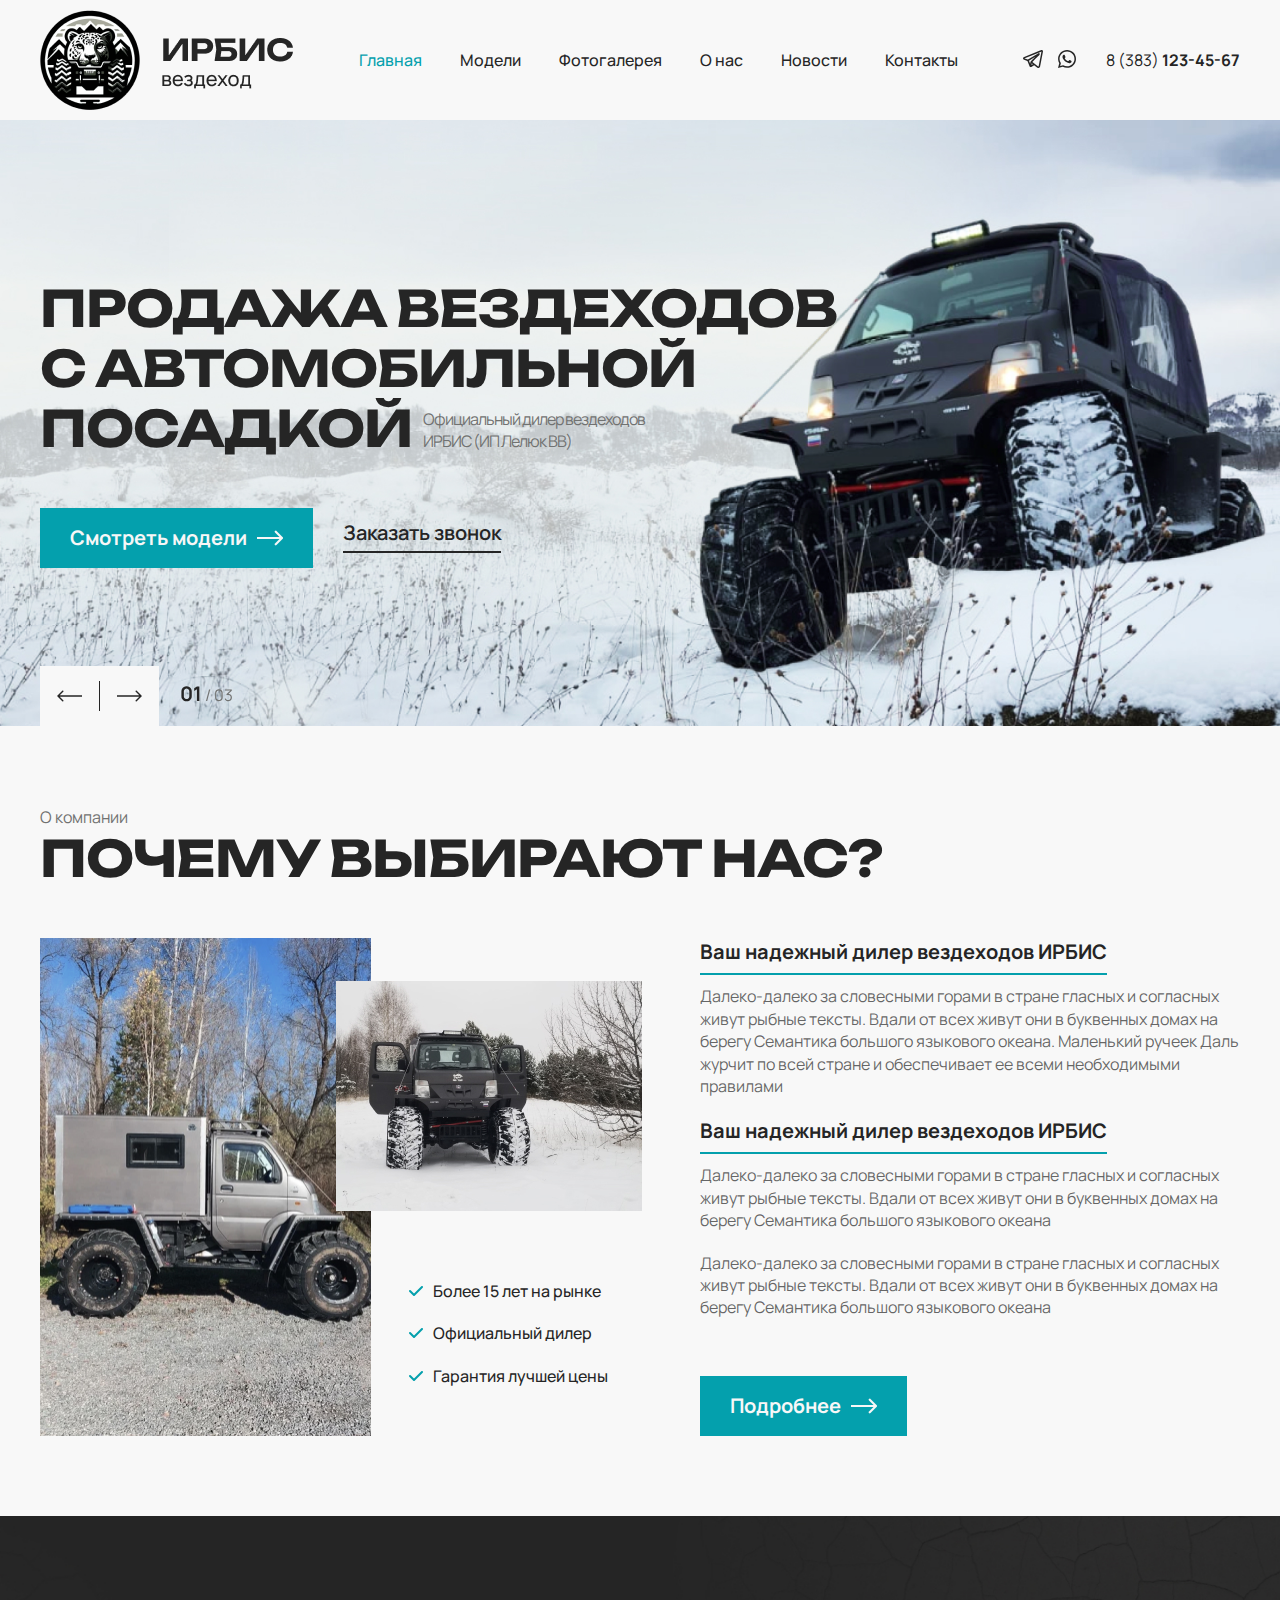
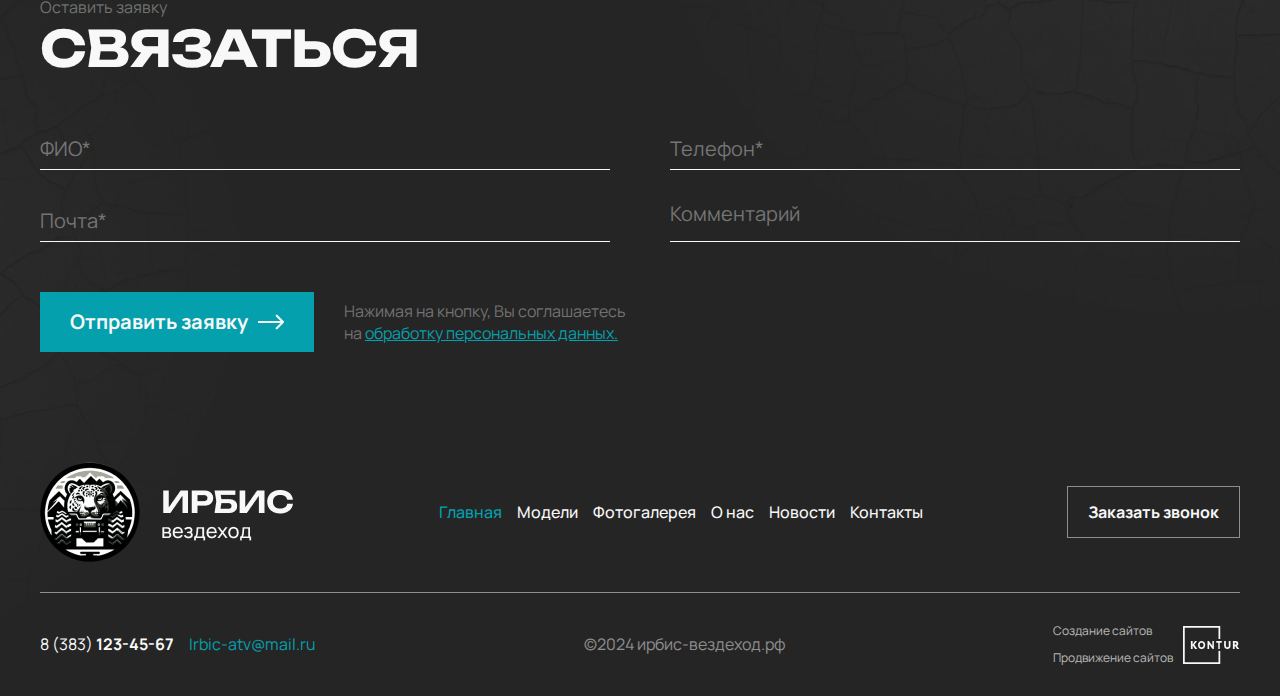
<file: index.html>
<!DOCTYPE html>
<html lang="ru">
<head>
    <meta charset="UTF-8">
    <meta name="viewport" content="width=device-width, initial-scale=1.0">
    <title>ИРБИС ВЕЗДЕХОД</title>
    <link rel="preconnect" href="https://fonts.googleapis.com">
    <link rel="preconnect" href="https://fonts.gstatic.com" crossorigin>
    <link href="https://fonts.googleapis.com/css2?family=Unbounded:wght@200..900&display=swap" rel="stylesheet">
    <link href="https://fonts.googleapis.com/css2?family=Manrope:wght@200..800&family=Unbounded:wght@200..900&display=swap" rel="stylesheet">
    <link rel="stylesheet" href="https://cdn.jsdelivr.net/npm/swiper@11/swiper-bundle.min.css"/>
    <link rel="stylesheet" href="styles/style.css">
</head>
<body>
    <div class="layout">
        <header class="header">
            <div class="container">
                <a href="#" class="logo">
                    <img src="./assets/icons/logo.png" alt="logo">
                </a>
                <nav class="nav-menu">
                    <ul>
                        <li><a href="index.html" class="selected">Главная</a></li>
                        <li><a href="models.html">Модели</a></li>
                        <li><a href="gallery.html">Фотогалерея</a></li>
                        <li><a href="">О нас</a></li>
                        <li><a href="">Новости</a></li>
                        <li><a href="">Контакты</a></li>
                    </ul>
                </nav>
                <div class="contacts">
                    <div class="socials">
                        <a href="https://t.me/irbis_vesdohod"> 
                            <svg width="20" height="18" viewBox="0 0 20 18" fill="none" xmlns="http://www.w3.org/2000/svg">
                                <path fill-rule="evenodd" clip-rule="evenodd" d="M4.3072 10.9023C4.34944 10.9168 4.39288 10.9273 4.43697 10.9337C4.71512 11.6086 4.99171 12.2842 5.26674 12.9604C5.76126 14.1773 6.25971 15.4306 6.36883 15.791C6.50549 16.2344 6.64903 16.5361 6.80633 16.7427C6.88793 16.8479 6.98133 16.9411 7.09144 17.0119C7.1488 17.0489 7.21017 17.0788 7.2743 17.101C7.5889 17.2225 7.87598 17.1719 8.05589 17.1101C8.16147 17.073 8.26193 17.022 8.35477 16.9583L8.35968 16.9563L11.138 15.1725L14.348 17.7054C14.3951 17.7429 14.4463 17.7743 14.5013 17.7996C14.8867 17.9717 15.2603 18.0324 15.6123 17.9838C15.9623 17.9332 16.2405 17.7824 16.4479 17.6113C16.6861 17.4136 16.876 17.1612 17.0024 16.8743L17.0113 16.852L17.0142 16.8439L17.0162 16.8398V16.8378L17.0172 16.8368C17.0343 16.7933 17.0474 16.7482 17.0565 16.7022L19.9862 1.49124C19.9955 1.44255 20.0001 1.39304 20 1.34343C20 0.897986 19.8368 0.473801 19.4544 0.21767C19.126 -0.00201499 18.7612 -0.0121389 18.5302 0.00608388C18.2825 0.0263314 18.0524 0.0890985 17.8981 0.139717C17.8117 0.167917 17.7264 0.199663 17.6424 0.234881L17.6316 0.239942L1.19951 6.87707L1.19754 6.87808C1.14195 6.89914 1.08718 6.92244 1.03336 6.94793C0.903059 7.00826 0.778063 7.08007 0.65977 7.16256C0.436598 7.31948 -0.0775812 7.75075 0.00991778 8.46346C0.0787372 9.03039 0.456261 9.37966 0.687298 9.54771C0.813139 9.63984 0.933081 9.70564 1.02156 9.74917C1.06089 9.76942 1.14544 9.80384 1.18181 9.82004L1.19165 9.82308L4.3072 10.9023ZM18.2068 1.63702H18.2048C18.1963 1.64089 18.1878 1.6446 18.1792 1.64815L1.72745 8.29439C1.71899 8.29791 1.71047 8.30129 1.70189 8.30451L1.69206 8.30755C1.66201 8.31971 1.63249 8.33323 1.60358 8.34805C1.63094 8.36419 1.65917 8.37872 1.68813 8.39158L4.77714 9.46267C4.83234 9.48183 4.88514 9.50766 4.93444 9.53961L15.1364 3.38944L15.1463 3.38438C15.1859 3.35958 15.2266 3.33661 15.2682 3.31554C15.339 3.27808 15.452 3.22341 15.5798 3.18291C15.6683 3.15457 15.9308 3.07459 16.2139 3.16874C16.3641 3.21749 16.498 3.30874 16.6002 3.43208C16.7024 3.55542 16.7689 3.70588 16.792 3.86627C16.8286 4.00674 16.8297 4.15453 16.795 4.29551C16.7262 4.57392 16.5374 4.79056 16.3653 4.95659C16.2179 5.09833 14.3047 6.99754 12.4181 8.87246L9.84913 11.4236L9.39197 11.8792L15.1649 16.4369C15.2429 16.4706 15.3275 16.4845 15.4117 16.4774C15.4541 16.4715 15.494 16.4532 15.5267 16.4248C15.5666 16.3901 15.6008 16.3491 15.628 16.3033L15.63 16.3023L18.4712 1.54894C18.3817 1.57111 18.294 1.60022 18.2087 1.63601L18.2068 1.63702ZM9.88846 14.1844L8.73622 13.2753L8.45701 15.1026L9.88846 14.1844ZM7.67935 11.4712L8.82471 10.3323L11.3936 7.77909L12.3502 6.82949L5.94019 10.6937L5.9746 10.7767C6.37887 11.7602 6.77868 12.7456 7.17402 13.7329L7.45225 11.9106C7.47743 11.7416 7.55748 11.5874 7.67935 11.4712Z" fill="#252525"/>
                                </svg>
                        </a>
                        <a href="https://wa.me/79000000000">
                            <svg width="18" height="18" viewBox="0 0 18 18" fill="none" xmlns="http://www.w3.org/2000/svg">
                                <path d="M15.3768 2.61905C14.5476 1.78558 13.5598 1.12475 12.4712 0.675098C11.3826 0.225444 10.2148 -0.00403209 9.03615 5.36125e-05C4.09747 5.36125e-05 0.0723617 4.00504 0.0723617 8.91903C0.0723617 10.494 0.488441 12.024 1.26633 13.374L0 18L4.74873 16.758C6.06028 17.469 7.53465 17.847 9.03615 17.847C13.9748 17.847 17.9999 13.842 17.9999 8.92803C17.9999 6.54303 17.0683 4.30204 15.3768 2.61905ZM9.03615 16.335C7.69746 16.335 6.38591 15.975 5.23717 15.3L4.96581 15.138L2.14371 15.876L2.89446 13.14L2.71356 12.861C1.96981 11.6793 1.5749 10.3133 1.57386 8.91903C1.57386 4.83304 4.92059 1.50305 9.0271 1.50305C11.017 1.50305 12.8894 2.27705 14.2914 3.68104C14.9856 4.36861 15.5358 5.18643 15.91 6.08712C16.2841 6.9878 16.4749 7.95343 16.4713 8.92803C16.4894 13.014 13.1427 16.335 9.03615 16.335ZM13.1246 10.791C12.8984 10.683 11.7949 10.143 11.5959 10.062C11.3879 9.99002 11.2432 9.95402 11.0894 10.17C10.9356 10.395 10.5105 10.899 10.3839 11.043C10.2573 11.196 10.1216 11.214 9.89544 11.097C9.66931 10.989 8.9457 10.746 8.09545 9.99002C7.42611 9.39603 6.98289 8.66703 6.84721 8.44203C6.72058 8.21703 6.82912 8.10003 6.94671 7.98303C7.04621 7.88403 7.17284 7.72203 7.28138 7.59603C7.38993 7.47003 7.43515 7.37103 7.50751 7.22703C7.57987 7.07403 7.54369 6.94803 7.48942 6.84003C7.43515 6.73203 6.98289 5.63404 6.80199 5.18404C6.62108 4.75204 6.43113 4.80604 6.29546 4.79704H5.86129C5.70752 4.79704 5.47234 4.85104 5.2643 5.07604C5.06531 5.30104 4.48642 5.84104 4.48642 6.93903C4.48642 8.03703 5.29144 9.09903 5.39998 9.24303C5.50852 9.39603 6.98289 11.646 9.2261 12.609C9.75977 12.843 10.1758 12.978 10.5015 13.077C11.0351 13.248 11.5236 13.221 11.9125 13.167C12.3467 13.104 13.2422 12.627 13.4231 12.105C13.613 11.583 13.613 11.142 13.5497 11.043C13.4864 10.944 13.3507 10.899 13.1246 10.791Z" fill="#252525"/>
                                </svg>
                        </a>
                    </div>
                    <a href="tel:+83831234567" class="phone">8 (383) <b>123-45-67</b></a>
                </div>
                <div class="burger">
                    <svg width="21" height="16" viewBox="0 0 21 16" fill="none" xmlns="http://www.w3.org/2000/svg">
                        <path d="M1 1L20 1" stroke="#252525" stroke-width="2" stroke-linecap="round"/>
                        <path d="M1 7.91223L20 7.91223" stroke="#252525" stroke-width="2" stroke-linecap="round"/>
                        <path d="M1 14.8246L20 14.8246" stroke="#252525" stroke-width="2" stroke-linecap="round"/>
                    </svg>
                    <svg width="16" height="16" viewBox="0 0 16 16" fill="none" xmlns="http://www.w3.org/2000/svg">
                        <path d="M1 15L15 1.08497" stroke="#0F0F0F" stroke-width="2" stroke-linecap="round"/>
                        <path d="M1 1L15 14.915" stroke="#0F0F0F" stroke-width="2" stroke-linecap="round"/>
                    </svg>
                </div>
            </div>
          
        </header>
        <main>
            <section>
               <div class="swiper promoSwiper">
                   <div class="swiper-wrapper">
                       <div class="swiper-slide">
                            <div class="promo" style="background-image: url('./assets/imgs/блок\ Главный.jpg');">
                                <div class="container">
                                    <h2>Продажа вездеходов с автомобильной посадкой <span>Официальный дилер вездеходов ИРБИС (ИП Лелюк ВВ)</span></h2>
                                    <div class="promo-buttons">
                                        <a href="">
                                            <button>Смотреть модели <img src="./assets/icons/Arrow 3.png" alt=""></button>
                                        </a>
                                        <span class="call-btn">Заказать звонок</span>
                                    </div>
                                </div>
                            </div>
                       </div>
                       <div class="swiper-slide">
                            <div class="promo" style="background-image: url('./assets/imgs/блок\ Главный.jpg');">
                                <div class="container">
                                    <h2>Продажа вездеходов с автомобильной посадкой <span>Официальный дилер вездеходов ИРБИС (ИП Лелюк ВВ)</span></h2>
                                    <div class="promo-buttons">
                                        <a href="./models.html">
                                            <button>Смотреть модели <img src="./assets/icons/Arrow 3.png" alt=""></button>
                                        </a>
                                        <span class="call-btn">Заказать звонок</span>
                                    </div>
                                </div>
                            </div>
                       </div>
                       <div class="swiper-slide">
                            <div class="promo" style="background-image: url('./assets/imgs/блок\ Главный.jpg');">
                                <div class="container">
                                    <h2>Продажа вездеходов с автомобильной посадкой <span>Официальный дилер вездеходов ИРБИС (ИП Лелюк ВВ)</span></h2>
                                    <div class="promo-buttons">
                                        <a href="">
                                            <button>Смотреть модели <img src="./assets/icons/Arrow 3.png" alt=""></button>
                                        </a>
                                        <span class="call-btn">Заказать звонок</span>
                                    </div>
                                </div>
                            </div>
                       </div>
                   </div>
                   <div class="container">
                        <div class="swiper-button-prev"></div>
                        <div class="swiper-button-next"></div>
                        <div class="swiper-pagination"></div>  
                   </div>               
               </div>
            </section>
            <section class="about">
                <div class="container">
                    <span>О компании</span>
                    <h2>Почему выбирают нас?</h2>
                    <div class="about-content">
                        <div class="about-imgs">
                            <img src="./assets/imgs/about-img1.jpg" alt="about">
                            <img src="./assets/imgs/about-img2.jpg" alt="about">
                            <ul>
                                <li>
                                    <svg width="14" height="10" viewBox="0 0 14 10" fill="none" xmlns="http://www.w3.org/2000/svg">
                                    <path d="M13 1L5 9L1 5" stroke="#04A0AD" stroke-width="2" stroke-linecap="round" stroke-linejoin="round"/>
                                    </svg>
                                    Более 15 лет на рынке</li>
                                <li>
                                    <svg width="14" height="10" viewBox="0 0 14 10" fill="none" xmlns="http://www.w3.org/2000/svg">
                                        <path d="M13 1L5 9L1 5" stroke="#04A0AD" stroke-width="2" stroke-linecap="round" stroke-linejoin="round"/>
                                        </svg>
                                        Официальный дилер</li>
                                <li>
                                    <svg width="14" height="10" viewBox="0 0 14 10" fill="none" xmlns="http://www.w3.org/2000/svg">
                                        <path d="M13 1L5 9L1 5" stroke="#04A0AD" stroke-width="2" stroke-linecap="round" stroke-linejoin="round"/>
                                        </svg>
                                        Гарантия лучшей цены</li>
                            </ul>
                        </div>
                        <div class="about-info">
                            <div>
                                <h4>Ваш надежный дилер вездеходов ИРБИС</h4>
                            <p>Далеко-далеко за словесными горами в стране гласных и согласных живут рыбные тексты. Вдали от всех живут они в буквенных домах 
                                на берегу Семантика большого языкового океана. Маленький ручеек Даль журчит по всей стране и обеспечивает ее всеми необходимыми правилами</p>
                            </div>
                            <div>
                                <h4>Ваш надежный дилер вездеходов ИРБИС</h4>   
                            <p>Далеко-далеко за словесными горами в стране гласных и согласных живут рыбные тексты. Вдали от всех живут они в буквенных домах 
                                на берегу Семантика большого языкового океана</p> 
                            <p>Далеко-далеко за словесными горами в стране гласных и согласных живут рыбные тексты. Вдали от всех живут они в буквенных домах 
                                на берегу Семантика большого языкового океана</p>
                            </div>
                            <a href="#">
                                <button>Подробнее <img src="./assets/icons/Arrow 3.png" alt="->"></button>
                            </a>
                        </div>
                    </div>
                </div>
            </section>
            <div class="popup">
                <span class="popup-close">+</span>
                <h3>Заказать звонок</h3>
                <form class="application-form">
                    <input type="text" placeholder="ФИО*" required>
                    <input type="tel" placeholder="Телефон*" required>
                    <input type="email" placeholder="Почта*">
                    <textarea placeholder="Комментарий"></textarea>
                    <div class="application-btn">
                        <span>Нажимая на кнопку, Вы соглашаетесь на <a href="#">обработку персональных данных.</a></span>
                        <button>Отправить заявку <img src="./assets/icons/Arrow 3.png" alt="->"></button> 
                    </div>    
                </form>
            </div>
            
        </main>
        <footer class="main-footer" style="background-image: url('./assets/imgs/footer-background.jpg');">
            <div class="container">
                <div class="application">
                    <span>Оставить заявку</span>
                        <h2>Связаться</h2>
                        <form class="application-form">
                            <input type="text" placeholder="ФИО*" required>
                            <input type="tel" placeholder="Телефон*" required>
                            <input type="email" placeholder="Почта*">
                            <textarea placeholder="Комментарий"></textarea>
                            <div class="application-btn">
                                <button>Отправить заявку <img src="./assets/icons/Arrow 3.png" alt="->"></button>
                            <span>Нажимая на кнопку, Вы соглашаетесь 
                                на <a href="#">обработку персональных данных.</a></span>
                            </div>
                        </form>
                </div>  
               <div class="footer-info">
                   <div class="footer-top">
                        <a href="#" class="logo">
                            <img src="./assets/icons/footer-logo.png" alt="logo">
                        </a>
                        <nav class="nav-menu">
                            <ul>
                                <li><a href="index.html" class="selected">Главная</a></li>
                                <li><a href="models.html">Модели</a></li>
                                <li><a href="gallery.html">Фотогалерея</a></li>
                                <li><a href="#">О нас</a></li>
                                <li><a href="#">Новости</a></li>
                                <li><a href="">Контакты</a></li>
                            </ul>
                        </nav>
                        <button>Заказать звонок</button>
                   </div>
                   <div class="footer-bottom">
                        <div class="footer-contacts">
                            <a href="tel:+83831234567" class="phone">8 (383) <b>123-45-67</b></a>
                            <a href="mailto:Irbic-atv@mail.ru" class="mail">Irbic-atv@mail.ru</a>
                        </div>
                        <span class="copyright">©2024 ирбис-вездеход.рф</span>
                        <a class="developed" href="https://kontur.ru/">
                            <p>Создание сайтов <span>Продвижение сайтов</span></p>
                            <img src="./assets/icons/Kontur-SVG 1.png" alt="Kontur">
                        </a>
                   </div>
               </div>
            </div>
        </footer>
    </div>

    <script src="https://cdn.jsdelivr.net/npm/swiper@11/swiper-bundle.min.js"></script>
    <script src="script.js"></script>
</body>
</html>
</file>
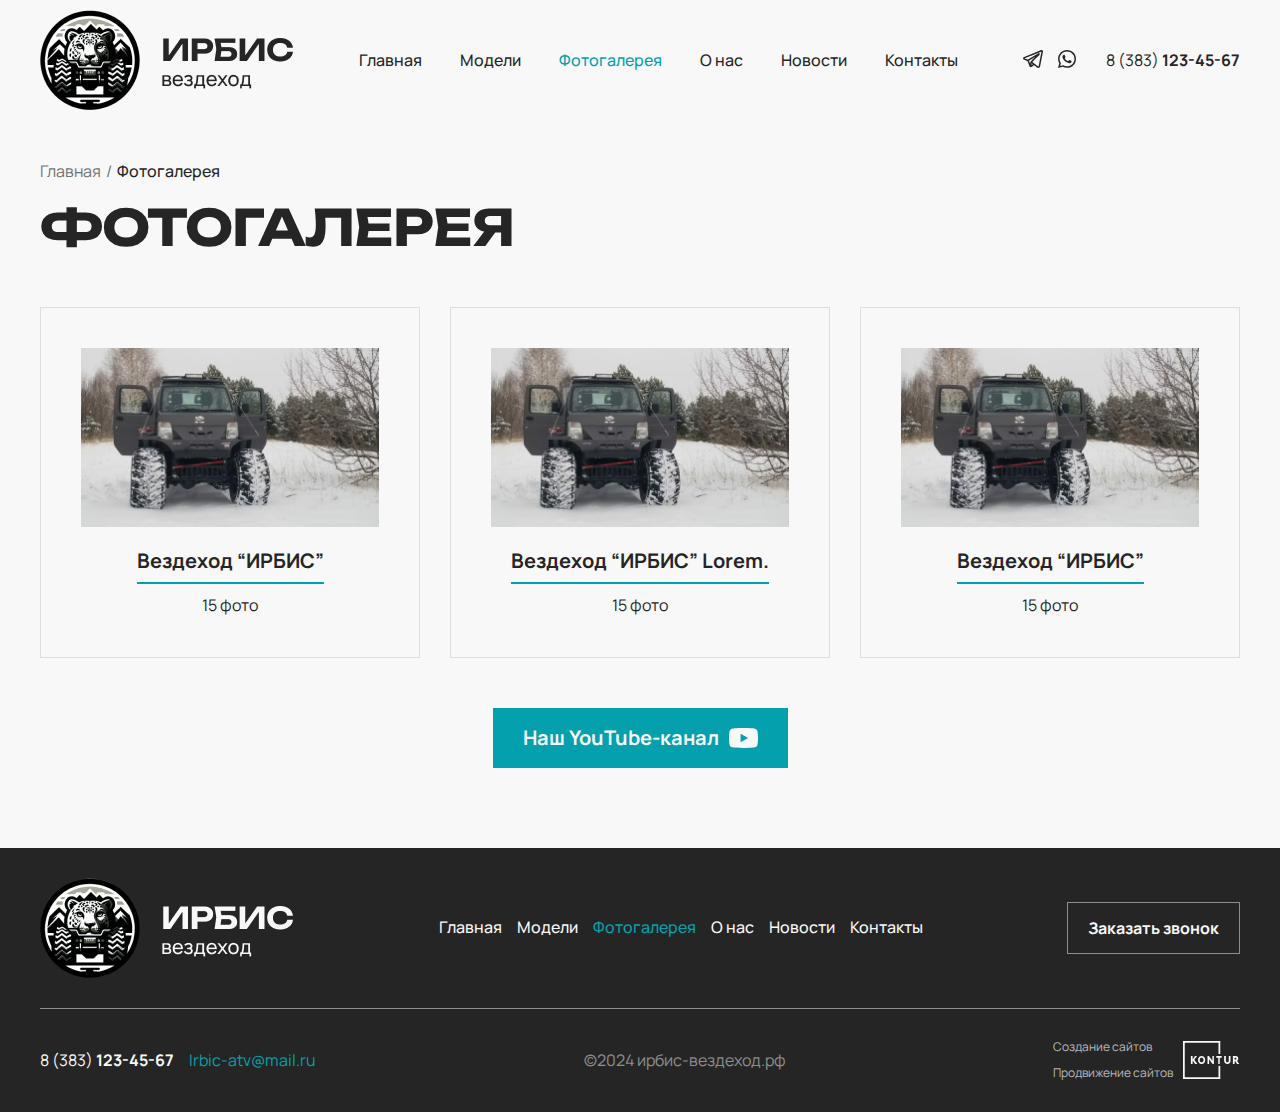
<file: gallery.html>
<!DOCTYPE html>
<html lang="ru">
<head>
    <meta charset="UTF-8">
    <meta name="viewport" content="width=device-width, initial-scale=1.0">
    <title>ИРБИС ВЕЗДЕХОД</title>
    <link rel="preconnect" href="https://fonts.googleapis.com">
    <link rel="preconnect" href="https://fonts.gstatic.com" crossorigin>
    <link href="https://fonts.googleapis.com/css2?family=Unbounded:wght@200..900&display=swap" rel="stylesheet">
    <link href="https://fonts.googleapis.com/css2?family=Manrope:wght@200..800&family=Unbounded:wght@200..900&display=swap" rel="stylesheet">
    <link rel="stylesheet" href="https://cdn.jsdelivr.net/npm/swiper@11/swiper-bundle.min.css"/>
    <link rel="stylesheet" href="styles/style.css">
</head>
<body>
    <div class="layout">
        <header class="header">
            <div class="container">
                <a href="#" class="logo">
                    <img src="./assets/icons/logo.png" alt="logo">
                </a>
                <nav class="nav-menu">
                    <ul>
                        <li><a href="index.html">Главная</a></li>
                        <li><a href="models.html" >Модели</a></li>
                        <li><a href="gallery.html" class="selected">Фотогалерея</a></li>
                        <li><a href="">О нас</a></li>
                        <li><a href="">Новости</a></li>
                        <li><a href="">Контакты</a></li>
                    </ul>
                </nav>
                <div class="contacts">
                    <div class="socials">
                        <a href="https://t.me/irbis_vesdohod"> 
                            <svg width="20" height="18" viewBox="0 0 20 18" fill="none" xmlns="http://www.w3.org/2000/svg">
                                <path fill-rule="evenodd" clip-rule="evenodd" d="M4.3072 10.9023C4.34944 10.9168 4.39288 10.9273 4.43697 10.9337C4.71512 11.6086 4.99171 12.2842 5.26674 12.9604C5.76126 14.1773 6.25971 15.4306 6.36883 15.791C6.50549 16.2344 6.64903 16.5361 6.80633 16.7427C6.88793 16.8479 6.98133 16.9411 7.09144 17.0119C7.1488 17.0489 7.21017 17.0788 7.2743 17.101C7.5889 17.2225 7.87598 17.1719 8.05589 17.1101C8.16147 17.073 8.26193 17.022 8.35477 16.9583L8.35968 16.9563L11.138 15.1725L14.348 17.7054C14.3951 17.7429 14.4463 17.7743 14.5013 17.7996C14.8867 17.9717 15.2603 18.0324 15.6123 17.9838C15.9623 17.9332 16.2405 17.7824 16.4479 17.6113C16.6861 17.4136 16.876 17.1612 17.0024 16.8743L17.0113 16.852L17.0142 16.8439L17.0162 16.8398V16.8378L17.0172 16.8368C17.0343 16.7933 17.0474 16.7482 17.0565 16.7022L19.9862 1.49124C19.9955 1.44255 20.0001 1.39304 20 1.34343C20 0.897986 19.8368 0.473801 19.4544 0.21767C19.126 -0.00201499 18.7612 -0.0121389 18.5302 0.00608388C18.2825 0.0263314 18.0524 0.0890985 17.8981 0.139717C17.8117 0.167917 17.7264 0.199663 17.6424 0.234881L17.6316 0.239942L1.19951 6.87707L1.19754 6.87808C1.14195 6.89914 1.08718 6.92244 1.03336 6.94793C0.903059 7.00826 0.778063 7.08007 0.65977 7.16256C0.436598 7.31948 -0.0775812 7.75075 0.00991778 8.46346C0.0787372 9.03039 0.456261 9.37966 0.687298 9.54771C0.813139 9.63984 0.933081 9.70564 1.02156 9.74917C1.06089 9.76942 1.14544 9.80384 1.18181 9.82004L1.19165 9.82308L4.3072 10.9023ZM18.2068 1.63702H18.2048C18.1963 1.64089 18.1878 1.6446 18.1792 1.64815L1.72745 8.29439C1.71899 8.29791 1.71047 8.30129 1.70189 8.30451L1.69206 8.30755C1.66201 8.31971 1.63249 8.33323 1.60358 8.34805C1.63094 8.36419 1.65917 8.37872 1.68813 8.39158L4.77714 9.46267C4.83234 9.48183 4.88514 9.50766 4.93444 9.53961L15.1364 3.38944L15.1463 3.38438C15.1859 3.35958 15.2266 3.33661 15.2682 3.31554C15.339 3.27808 15.452 3.22341 15.5798 3.18291C15.6683 3.15457 15.9308 3.07459 16.2139 3.16874C16.3641 3.21749 16.498 3.30874 16.6002 3.43208C16.7024 3.55542 16.7689 3.70588 16.792 3.86627C16.8286 4.00674 16.8297 4.15453 16.795 4.29551C16.7262 4.57392 16.5374 4.79056 16.3653 4.95659C16.2179 5.09833 14.3047 6.99754 12.4181 8.87246L9.84913 11.4236L9.39197 11.8792L15.1649 16.4369C15.2429 16.4706 15.3275 16.4845 15.4117 16.4774C15.4541 16.4715 15.494 16.4532 15.5267 16.4248C15.5666 16.3901 15.6008 16.3491 15.628 16.3033L15.63 16.3023L18.4712 1.54894C18.3817 1.57111 18.294 1.60022 18.2087 1.63601L18.2068 1.63702ZM9.88846 14.1844L8.73622 13.2753L8.45701 15.1026L9.88846 14.1844ZM7.67935 11.4712L8.82471 10.3323L11.3936 7.77909L12.3502 6.82949L5.94019 10.6937L5.9746 10.7767C6.37887 11.7602 6.77868 12.7456 7.17402 13.7329L7.45225 11.9106C7.47743 11.7416 7.55748 11.5874 7.67935 11.4712Z" fill="#252525"/>
                                </svg>
                        </a>
                        <a href="https://wa.me/79000000000">
                            <svg width="18" height="18" viewBox="0 0 18 18" fill="none" xmlns="http://www.w3.org/2000/svg">
                                <path d="M15.3768 2.61905C14.5476 1.78558 13.5598 1.12475 12.4712 0.675098C11.3826 0.225444 10.2148 -0.00403209 9.03615 5.36125e-05C4.09747 5.36125e-05 0.0723617 4.00504 0.0723617 8.91903C0.0723617 10.494 0.488441 12.024 1.26633 13.374L0 18L4.74873 16.758C6.06028 17.469 7.53465 17.847 9.03615 17.847C13.9748 17.847 17.9999 13.842 17.9999 8.92803C17.9999 6.54303 17.0683 4.30204 15.3768 2.61905ZM9.03615 16.335C7.69746 16.335 6.38591 15.975 5.23717 15.3L4.96581 15.138L2.14371 15.876L2.89446 13.14L2.71356 12.861C1.96981 11.6793 1.5749 10.3133 1.57386 8.91903C1.57386 4.83304 4.92059 1.50305 9.0271 1.50305C11.017 1.50305 12.8894 2.27705 14.2914 3.68104C14.9856 4.36861 15.5358 5.18643 15.91 6.08712C16.2841 6.9878 16.4749 7.95343 16.4713 8.92803C16.4894 13.014 13.1427 16.335 9.03615 16.335ZM13.1246 10.791C12.8984 10.683 11.7949 10.143 11.5959 10.062C11.3879 9.99002 11.2432 9.95402 11.0894 10.17C10.9356 10.395 10.5105 10.899 10.3839 11.043C10.2573 11.196 10.1216 11.214 9.89544 11.097C9.66931 10.989 8.9457 10.746 8.09545 9.99002C7.42611 9.39603 6.98289 8.66703 6.84721 8.44203C6.72058 8.21703 6.82912 8.10003 6.94671 7.98303C7.04621 7.88403 7.17284 7.72203 7.28138 7.59603C7.38993 7.47003 7.43515 7.37103 7.50751 7.22703C7.57987 7.07403 7.54369 6.94803 7.48942 6.84003C7.43515 6.73203 6.98289 5.63404 6.80199 5.18404C6.62108 4.75204 6.43113 4.80604 6.29546 4.79704H5.86129C5.70752 4.79704 5.47234 4.85104 5.2643 5.07604C5.06531 5.30104 4.48642 5.84104 4.48642 6.93903C4.48642 8.03703 5.29144 9.09903 5.39998 9.24303C5.50852 9.39603 6.98289 11.646 9.2261 12.609C9.75977 12.843 10.1758 12.978 10.5015 13.077C11.0351 13.248 11.5236 13.221 11.9125 13.167C12.3467 13.104 13.2422 12.627 13.4231 12.105C13.613 11.583 13.613 11.142 13.5497 11.043C13.4864 10.944 13.3507 10.899 13.1246 10.791Z" fill="#252525"/>
                                </svg>
                        </a>
                    </div>
                    <a href="tel:+83831234567" class="phone">8 (383) <b>123-45-67</b></a>
                </div>
                <div class="burger">
                    <svg width="21" height="16" viewBox="0 0 21 16" fill="none" xmlns="http://www.w3.org/2000/svg">
                        <path d="M1 1L20 1" stroke="#252525" stroke-width="2" stroke-linecap="round"/>
                        <path d="M1 7.91223L20 7.91223" stroke="#252525" stroke-width="2" stroke-linecap="round"/>
                        <path d="M1 14.8246L20 14.8246" stroke="#252525" stroke-width="2" stroke-linecap="round"/>
                    </svg>
                    <svg width="16" height="16" viewBox="0 0 16 16" fill="none" xmlns="http://www.w3.org/2000/svg">
                        <path d="M1 15L15 1.08497" stroke="#0F0F0F" stroke-width="2" stroke-linecap="round"/>
                        <path d="M1 1L15 14.915" stroke="#0F0F0F" stroke-width="2" stroke-linecap="round"/>
                    </svg>
                </div>
            </div>
        </header>
        <main>
            <div class="gallery container">
                <ul class="breadcrumbs">
                    <li><a href="index.html">Главная</a></li>
                    <li>/</li>
                    <li class="active"><a href="gallery.html">Фотогалерея</a></li>
                </ul>
                <h2>Фотогалерея</h2>

                <div class="gallery-wrapper">
                    <a href="#" class="gallery-item">
                        <img src="./assets/imgs/model-image .jpg" alt="model">
                        <h4>Вездеход “ИРБИС”</h4>
                        <span>15 фото</span>
                    </a>     
                    <a href="#" class="gallery-item">
                        <img src="./assets/imgs/model-image .jpg" alt="model">
                        <h4>Вездеход “ИРБИС” Lorem.</h4>
                        <span>15 фото</span>
                    </a>     
                    <a href="#" class="gallery-item">
                        <img src="./assets/imgs/model-image .jpg" alt="model">
                        <h4>Вездеход “ИРБИС”</h4>
                        <span>15 фото</span>
                    </a>     
                </div>
                <a href="https://rutube.ru/channel/35463871/" class="btn-link">
                    <button>Наш YouTube-канал <svg width="29" height="20" viewBox="0 0 29 20" fill="none" xmlns="http://www.w3.org/2000/svg">
                        <path d="M11.6 14.2857L19.1255 10L11.6 5.71429V14.2857ZM28.362 3.1C28.5505 3.77143 28.681 4.67143 28.768 5.81429C28.8695 6.95714 28.913 7.94286 28.913 8.8L29 10C29 13.1286 28.768 15.4286 28.362 16.9C27.9995 18.1857 27.1585 19.0143 25.8535 19.3714C25.172 19.5571 23.925 19.6857 22.011 19.7714C20.126 19.8714 18.4005 19.9143 16.8055 19.9143L14.5 20C8.4245 20 4.64 19.7714 3.1465 19.3714C1.8415 19.0143 1.0005 18.1857 0.638 16.9C0.4495 16.2286 0.319 15.3286 0.232 14.1857C0.1305 13.0429 0.0869999 12.0571 0.0869999 11.2L0 10C0 6.87143 0.232 4.57143 0.638 3.1C1.0005 1.81429 1.8415 0.985714 3.1465 0.628572C3.828 0.442857 5.075 0.314286 6.989 0.228571C8.874 0.128571 10.5995 0.0857142 12.1945 0.0857142L14.5 0C20.5755 0 24.36 0.228572 25.8535 0.628572C27.1585 0.985714 27.9995 1.81429 28.362 3.1Z" fill="#F8F8F8"/>
                        </svg>
                    </button>
                </a>
            </div>
            <div class="popup">
                <span class="popup-close">+</span>
                <h3>Заказать звонок</h3>
                <form class="application-form">
                    <input type="text" placeholder="ФИО*" required>
                    <input type="tel" placeholder="Телефон*" required>
                    <input type="email" placeholder="Почта*">
                    <textarea placeholder="Комментарий"></textarea>
                    <div class="application-btn">
                        <span>Нажимая на кнопку, Вы соглашаетесь на <a href="#">обработку персональных данных.</a></span>
                        <button>Отправить заявку <img src="./assets/icons/Arrow 3.png" alt="->"></button> 
                    </div>    
                </form>
            </div>
        </main>
        <footer class="footer">
            <div class="container">
               <div class="footer-info">
                   <div class="footer-top">
                        <a href="#" class="logo">
                            <img src="./assets/icons/footer-logo.png" alt="logo">
                        </a>
                        <nav class="nav-menu">
                            <ul>
                                <li><a href="index.html">Главная</a></li>
                                <li><a href="models.html">Модели</a></li>
                                <li><a href="gallery.html" class="selected">Фотогалерея</a></li>
                                <li><a href="#">О нас</a></li>
                                <li><a href="#">Новости</a></li>
                                <li><a href="#">Контакты</a></li>
                            </ul>
                        </nav>
                        <button>Заказать звонок</button>
                   </div>
                   <div class="footer-bottom">
                        <div class="footer-contacts">
                            <a href="tel:+83831234567" class="phone">8 (383) <b>123-45-67</b></a>
                            <a href="mailto:Irbic-atv@mail.ru" class="mail">Irbic-atv@mail.ru</a>
                        </div>
                        <span class="copyright">©2024 ирбис-вездеход.рф</span>
                        <a class="developed" href="https://kontur.ru/">
                            <p>Создание сайтов <span>Продвижение сайтов</span></p>
                            <img src="./assets/icons/Kontur-SVG 1.png" alt="Kontur">
                        </a>
                   </div>
               </div>
            </div>
        </footer>
    </div>

    <script src="https://cdn.jsdelivr.net/npm/swiper@11/swiper-bundle.min.js"></script>
    <script src="script.js"></script>
</body>
</html>
</file>
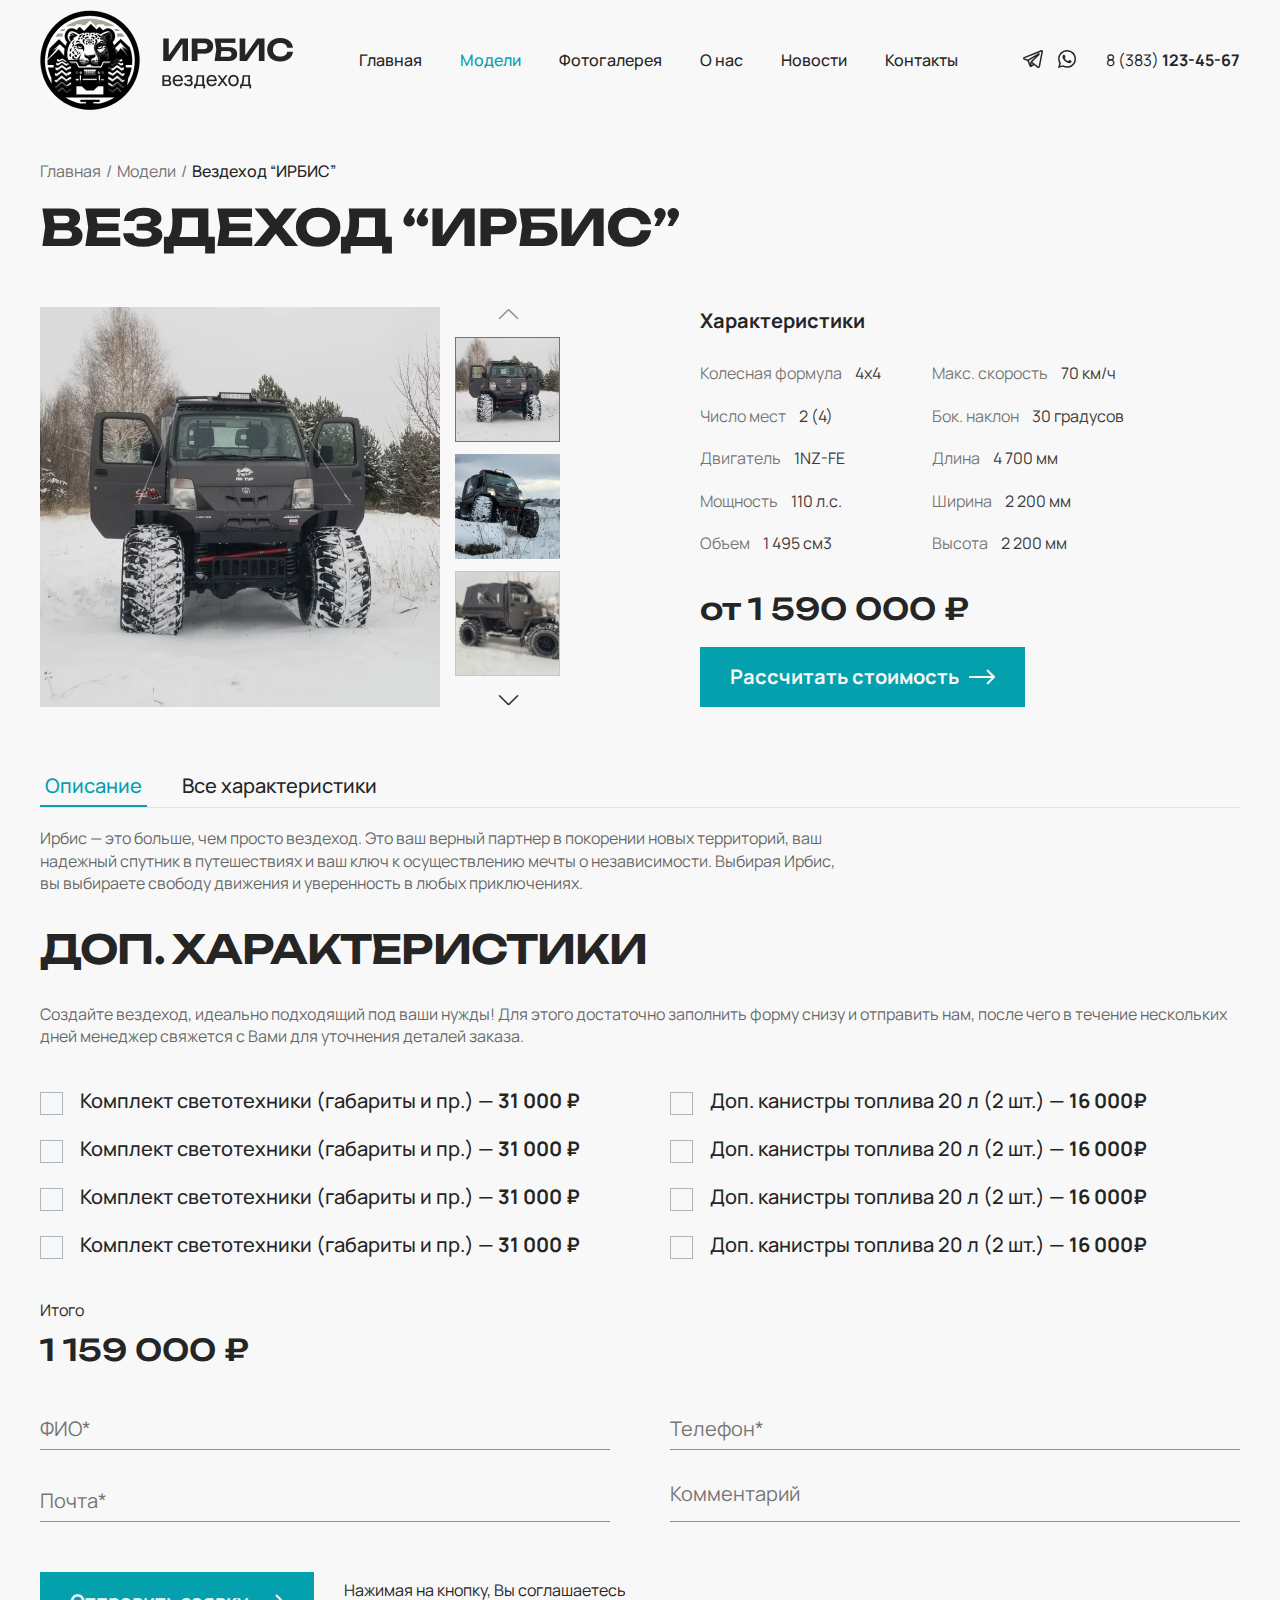
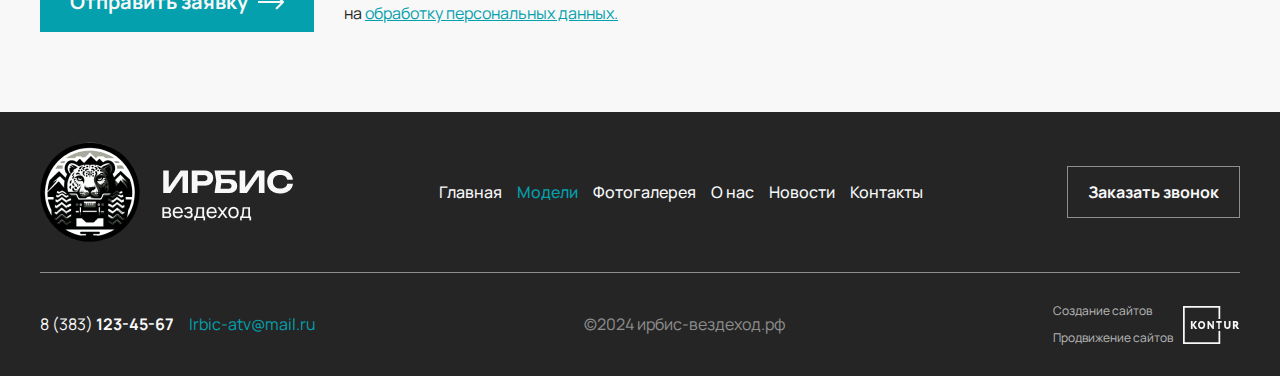
<file: model.html>
<!DOCTYPE html>
<html lang="ru">
<head>
    <meta charset="UTF-8">
    <meta name="viewport" content="width=device-width, initial-scale=1.0">
    <title>ИРБИС ВЕЗДЕХОД</title>
    <link rel="preconnect" href="https://fonts.googleapis.com">
    <link rel="preconnect" href="https://fonts.gstatic.com" crossorigin>
    <link href="https://fonts.googleapis.com/css2?family=Unbounded:wght@200..900&display=swap" rel="stylesheet">
    <link href="https://fonts.googleapis.com/css2?family=Manrope:wght@200..800&family=Unbounded:wght@200..900&display=swap" rel="stylesheet">
    <link rel="stylesheet" href="https://cdn.jsdelivr.net/npm/swiper@11/swiper-bundle.min.css"/>
    <link rel="stylesheet" href="styles/style.css">
</head>
<body>
    <div class="layout">
        <header class="header">
            <div class="container">
                <a href="#" class="logo">
                    <img src="./assets/icons/logo.png" alt="logo">
                </a>
                <nav class="nav-menu">
                    <ul>
                        <li><a href="index.html">Главная</a></li>
                        <li><a href="models.html" class="selected">Модели</a></li>
                        <li><a href="gallery.html">Фотогалерея</a></li>
                        <li><a href="">О нас</a></li>
                        <li><a href="">Новости</a></li>
                        <li><a href="">Контакты</a></li>
                    </ul>
                </nav>
                <div class="contacts">
                    <div class="socials">
                        <a href="https://t.me/irbis_vesdohod"> 
                            <svg width="20" height="18" viewBox="0 0 20 18" fill="none" xmlns="http://www.w3.org/2000/svg">
                                <path fill-rule="evenodd" clip-rule="evenodd" d="M4.3072 10.9023C4.34944 10.9168 4.39288 10.9273 4.43697 10.9337C4.71512 11.6086 4.99171 12.2842 5.26674 12.9604C5.76126 14.1773 6.25971 15.4306 6.36883 15.791C6.50549 16.2344 6.64903 16.5361 6.80633 16.7427C6.88793 16.8479 6.98133 16.9411 7.09144 17.0119C7.1488 17.0489 7.21017 17.0788 7.2743 17.101C7.5889 17.2225 7.87598 17.1719 8.05589 17.1101C8.16147 17.073 8.26193 17.022 8.35477 16.9583L8.35968 16.9563L11.138 15.1725L14.348 17.7054C14.3951 17.7429 14.4463 17.7743 14.5013 17.7996C14.8867 17.9717 15.2603 18.0324 15.6123 17.9838C15.9623 17.9332 16.2405 17.7824 16.4479 17.6113C16.6861 17.4136 16.876 17.1612 17.0024 16.8743L17.0113 16.852L17.0142 16.8439L17.0162 16.8398V16.8378L17.0172 16.8368C17.0343 16.7933 17.0474 16.7482 17.0565 16.7022L19.9862 1.49124C19.9955 1.44255 20.0001 1.39304 20 1.34343C20 0.897986 19.8368 0.473801 19.4544 0.21767C19.126 -0.00201499 18.7612 -0.0121389 18.5302 0.00608388C18.2825 0.0263314 18.0524 0.0890985 17.8981 0.139717C17.8117 0.167917 17.7264 0.199663 17.6424 0.234881L17.6316 0.239942L1.19951 6.87707L1.19754 6.87808C1.14195 6.89914 1.08718 6.92244 1.03336 6.94793C0.903059 7.00826 0.778063 7.08007 0.65977 7.16256C0.436598 7.31948 -0.0775812 7.75075 0.00991778 8.46346C0.0787372 9.03039 0.456261 9.37966 0.687298 9.54771C0.813139 9.63984 0.933081 9.70564 1.02156 9.74917C1.06089 9.76942 1.14544 9.80384 1.18181 9.82004L1.19165 9.82308L4.3072 10.9023ZM18.2068 1.63702H18.2048C18.1963 1.64089 18.1878 1.6446 18.1792 1.64815L1.72745 8.29439C1.71899 8.29791 1.71047 8.30129 1.70189 8.30451L1.69206 8.30755C1.66201 8.31971 1.63249 8.33323 1.60358 8.34805C1.63094 8.36419 1.65917 8.37872 1.68813 8.39158L4.77714 9.46267C4.83234 9.48183 4.88514 9.50766 4.93444 9.53961L15.1364 3.38944L15.1463 3.38438C15.1859 3.35958 15.2266 3.33661 15.2682 3.31554C15.339 3.27808 15.452 3.22341 15.5798 3.18291C15.6683 3.15457 15.9308 3.07459 16.2139 3.16874C16.3641 3.21749 16.498 3.30874 16.6002 3.43208C16.7024 3.55542 16.7689 3.70588 16.792 3.86627C16.8286 4.00674 16.8297 4.15453 16.795 4.29551C16.7262 4.57392 16.5374 4.79056 16.3653 4.95659C16.2179 5.09833 14.3047 6.99754 12.4181 8.87246L9.84913 11.4236L9.39197 11.8792L15.1649 16.4369C15.2429 16.4706 15.3275 16.4845 15.4117 16.4774C15.4541 16.4715 15.494 16.4532 15.5267 16.4248C15.5666 16.3901 15.6008 16.3491 15.628 16.3033L15.63 16.3023L18.4712 1.54894C18.3817 1.57111 18.294 1.60022 18.2087 1.63601L18.2068 1.63702ZM9.88846 14.1844L8.73622 13.2753L8.45701 15.1026L9.88846 14.1844ZM7.67935 11.4712L8.82471 10.3323L11.3936 7.77909L12.3502 6.82949L5.94019 10.6937L5.9746 10.7767C6.37887 11.7602 6.77868 12.7456 7.17402 13.7329L7.45225 11.9106C7.47743 11.7416 7.55748 11.5874 7.67935 11.4712Z" fill="#252525"/>
                                </svg>
                        </a>
                        <a href="https://wa.me/79000000000">
                            <svg width="18" height="18" viewBox="0 0 18 18" fill="none" xmlns="http://www.w3.org/2000/svg">
                                <path d="M15.3768 2.61905C14.5476 1.78558 13.5598 1.12475 12.4712 0.675098C11.3826 0.225444 10.2148 -0.00403209 9.03615 5.36125e-05C4.09747 5.36125e-05 0.0723617 4.00504 0.0723617 8.91903C0.0723617 10.494 0.488441 12.024 1.26633 13.374L0 18L4.74873 16.758C6.06028 17.469 7.53465 17.847 9.03615 17.847C13.9748 17.847 17.9999 13.842 17.9999 8.92803C17.9999 6.54303 17.0683 4.30204 15.3768 2.61905ZM9.03615 16.335C7.69746 16.335 6.38591 15.975 5.23717 15.3L4.96581 15.138L2.14371 15.876L2.89446 13.14L2.71356 12.861C1.96981 11.6793 1.5749 10.3133 1.57386 8.91903C1.57386 4.83304 4.92059 1.50305 9.0271 1.50305C11.017 1.50305 12.8894 2.27705 14.2914 3.68104C14.9856 4.36861 15.5358 5.18643 15.91 6.08712C16.2841 6.9878 16.4749 7.95343 16.4713 8.92803C16.4894 13.014 13.1427 16.335 9.03615 16.335ZM13.1246 10.791C12.8984 10.683 11.7949 10.143 11.5959 10.062C11.3879 9.99002 11.2432 9.95402 11.0894 10.17C10.9356 10.395 10.5105 10.899 10.3839 11.043C10.2573 11.196 10.1216 11.214 9.89544 11.097C9.66931 10.989 8.9457 10.746 8.09545 9.99002C7.42611 9.39603 6.98289 8.66703 6.84721 8.44203C6.72058 8.21703 6.82912 8.10003 6.94671 7.98303C7.04621 7.88403 7.17284 7.72203 7.28138 7.59603C7.38993 7.47003 7.43515 7.37103 7.50751 7.22703C7.57987 7.07403 7.54369 6.94803 7.48942 6.84003C7.43515 6.73203 6.98289 5.63404 6.80199 5.18404C6.62108 4.75204 6.43113 4.80604 6.29546 4.79704H5.86129C5.70752 4.79704 5.47234 4.85104 5.2643 5.07604C5.06531 5.30104 4.48642 5.84104 4.48642 6.93903C4.48642 8.03703 5.29144 9.09903 5.39998 9.24303C5.50852 9.39603 6.98289 11.646 9.2261 12.609C9.75977 12.843 10.1758 12.978 10.5015 13.077C11.0351 13.248 11.5236 13.221 11.9125 13.167C12.3467 13.104 13.2422 12.627 13.4231 12.105C13.613 11.583 13.613 11.142 13.5497 11.043C13.4864 10.944 13.3507 10.899 13.1246 10.791Z" fill="#252525"/>
                                </svg>
                        </a>
                    </div>
                    <a href="tel:+83831234567" class="phone">8 (383) <b>123-45-67</b></a>
                </div>
                <div class="burger">
                    <svg width="21" height="16" viewBox="0 0 21 16" fill="none" xmlns="http://www.w3.org/2000/svg">
                        <path d="M1 1L20 1" stroke="#252525" stroke-width="2" stroke-linecap="round"/>
                        <path d="M1 7.91223L20 7.91223" stroke="#252525" stroke-width="2" stroke-linecap="round"/>
                        <path d="M1 14.8246L20 14.8246" stroke="#252525" stroke-width="2" stroke-linecap="round"/>
                    </svg>
                    <svg width="16" height="16" viewBox="0 0 16 16" fill="none" xmlns="http://www.w3.org/2000/svg">
                        <path d="M1 15L15 1.08497" stroke="#0F0F0F" stroke-width="2" stroke-linecap="round"/>
                        <path d="M1 1L15 14.915" stroke="#0F0F0F" stroke-width="2" stroke-linecap="round"/>
                    </svg>
                </div>
            </div>
          
        </header>
        <main>
            <div class="models container">
                <ul class="breadcrumbs">
                    <li><a href="index.html">Главная</a></li>
                    <li>/</li>
                    <li><a href="models.html">Модели</a></li>
                    <li>/</li>
                    <li class="active"><a href="#">Вездеход “ИРБИС”</a></li>
                </ul>
                <h2>Вездеход “ИРБИС”</h2>
                <div class="model-content">
                    <div class="model-slider">
                        <div class="swiper modelSwiper2">
                            <div class="swiper-wrapper">
                                <div class="swiper-slide">
                                    <img src="./assets/imgs/model1.jpg" alt="img">
                                </div>
                                <div class="swiper-slide">
                                    <img src="./assets/imgs/model2.jpg" alt="img">
                                </div>
                                <div class="swiper-slide">
                                    <img src="./assets/imgs/model3.jpg" alt="img">
                                </div>
                                <div class="swiper-slide">
                                    <img src="./assets/imgs/model4.jpg" alt="img">
                                </div>
                            </div>
                            <div class="swiper-pagination"></div>
                        </div>
                        <div class="model-swiper-wrapper">
                            <div thumbSlider="" class="swiper modelSwiper">
                                <div class="swiper-wrapper">
                                    <div class="swiper-slide">
                                        <img src="./assets/imgs/model1.jpg" alt="img">
                                    </div>
                                    <div class="swiper-slide">
                                        <img src="./assets/imgs/model2.jpg" alt="img">
                                    </div>
                                    <div class="swiper-slide">
                                        <img src="./assets/imgs/model3.jpg" alt="img">
                                    </div>
                                    <div class="swiper-slide">
                                        <img src="./assets/imgs/model4.jpg" alt="img">
                                    </div>
                                </div>
                            </div>
                            <div class="swiper-button-prev"></div>
                            <div class="swiper-button-next"></div>
                        </div>
                    </div>
                    <div class="model-info">
                        <h4>Характеристики</h4>
                        <ul>
                            <li>Колесная формула <span>4x4</span></li>
                            <li>Макс. скорость <span>70 км/ч</span></li>
                            <li>Число мест <span>2 (4)</span></li>
                            <li>Бок. наклон <span>30 градусов</span></li>
                            <li>Двигатель <span>1NZ-FE</span></li>
                            <li>Длина <span>4 700 мм</span></li>
                            <li>Мощность <span>110 л.с.</span></li>
                            <li>Ширина <span>2 200 мм</span></li>
                            <li>Объем <span>1 495 см3</span></li>
                            <li>Высота <span>2 200 мм</span></li>
                        </ul>
                        <span class="characteristic-price">от 1 590 000 ₽</span>
                        <div class="promo-buttons">
                            <a href="#add-characteristic">
                                <button>Рассчитать стоимость<img src="./assets/icons/Arrow 3.png" alt=""></button>
                            </a>
                        </div>
                    </div>
                </div>
                <div class="accordion">
                    <div class="accordion-item">
                      <div class="accordion-header active">Описание</div>
                      <div class="accordion-content mobile-accordion-content active">
                        <p>Ирбис — это больше, чем просто вездеход. Это ваш верный партнер в покорении новых территорий, ваш надежный спутник в путешествиях и ваш ключ к осуществлению мечты о независимости. Выбирая Ирбис, вы выбираете свободу движения и уверенность в любых приключениях.</p>
                      </div>
                    </div>
                    <div class="accordion-item">
                      <div class="accordion-header">Все характеристики</div>
                      <div class="accordion-content mobile-accordion-content">
                        <p>Lorem ipsum dolor, sit amet consectetur adipisicing elit. Ab, distinctio! Lorem ipsum dolor sit amet consectetur adipisicing elit. Illum nam nulla, rem porro asperiores esse nemo? Labore iste magni minus voluptates mollitia adipisci! Quia, fugiat. Officiis, veniam quo. Doloremque voluptatum officiis corrupti veritatis. Ipsam fuga neque quasi autem facere maxime laborum incidunt quisquam, dolor ex ab ipsa dolorum delectus soluta.</p>
                      </div>
                    </div>
                  </div>
                <div class="add-characteristic" id="add-characteristic">
                    <h3>Доп. характеристики</h3>
                    <p>Создайте вездеход, идеально подходящий под ваши нужды! Для этого достаточно заполнить форму снизу и отправить нам, после чего в течение нескольких дней менеджер свяжется с Вами для уточнения деталей заказа.</p>

                    <ul class="add-characteristic-list">
                        <li> <input type="checkbox" id="checkbox1"> 
                            <label for="checkbox1"> <span>Комплект светотехники (габариты и пр.) — <b>31 000 ₽</b></span></label>
                        </li>
                        <li> <input type="checkbox" id="checkbox2"> 
                            <label for="checkbox2"><span>Доп. канистры топлива 20 л (2 шт.) — <b>16 000₽</b></span></label>
                        </li>
                        <li> <input type="checkbox" id="checkbox3" > 
                            <label for="checkbox3"> <span>Комплект светотехники (габариты и пр.) — <b>31 000 ₽</b></span></label>
                        </li>
                        <li> <input type="checkbox" id="checkbox4"> 
                            <label for="checkbox4"><span>Доп. канистры топлива 20 л (2 шт.) — <b>16 000₽</b></span></label>
                        </li>
                        <li> <input type="checkbox" id="checkbox5" > 
                            <label for="checkbox5"> <span>Комплект светотехники (габариты и пр.) — <b>31 000 ₽</b></span></label>
                        </li>
                        <li> <input type="checkbox" id="checkbox6"> 
                            <label for="checkbox6"><span>Доп. канистры топлива 20 л (2 шт.) — <b>16 000₽</b></span></label>
                        </li>
                        <li> <input type="checkbox" id="checkbox7" > 
                            <label for="checkbox7"> <span>Комплект светотехники (габариты и пр.) — <b>31 000 ₽</b></span></label>
                        </li>
                        <li> <input type="checkbox" id="checkbox8"> 
                            <label for="checkbox8"><span>Доп. канистры топлива 20 л (2 шт.) — <b>16 000₽</b></span></label>
                        </li>
                      
                    </ul>
                    <div class="add-characteristic-total">
                        Итого
                        <span class="characteristic-price"></span>
                    </div>
                </div>
                <form class="application-form">
                    <input type="text" placeholder="ФИО*" required>
                    <input type="tel" placeholder="Телефон*" required>
                    <input type="email" placeholder="Почта*">
                    <textarea placeholder="Комментарий"></textarea>
                    <div class="application-btn">
                        <button>Отправить заявку <img src="./assets/icons/Arrow 3.png" alt="->"></button>
                    <span>Нажимая на кнопку, Вы соглашаетесь 
                        на <a href="#">обработку персональных данных.</a></span>
                    </div>
                </form>
            </div>
            <div class="popup">
                <span class="popup-close">+</span>
                <h3>Заказать звонок</h3>
                <form class="application-form">
                    <input type="text" placeholder="ФИО*" required>
                    <input type="tel" placeholder="Телефон*" required>
                    <input type="email" placeholder="Почта*">
                    <textarea placeholder="Комментарий"></textarea>
                    <div class="application-btn">
                        <span>Нажимая на кнопку, Вы соглашаетесь на <a href="#">обработку персональных данных.</a></span>
                        <button>Отправить заявку <img src="./assets/icons/Arrow 3.png" alt="->"></button> 
                    </div>    
                </form>
            </div>
        </main>
        <footer class="footer">
            <div class="container">
               <div class="footer-info">
                   <div class="footer-top">
                        <a href="#" class="logo">
                            <img src="./assets/icons/footer-logo.png" alt="logo">
                        </a>
                        <nav class="nav-menu">
                            <ul>
                                <li><a href="index.html" >Главная</a></li>
                                <li><a href="models.html" class="selected">Модели</a></li>
                                <li><a href="gallery.html">Фотогалерея</a></li>
                                <li><a href="#">О нас</a></li>
                                <li><a href="#">Новости</a></li>
                                <li><a href="">Контакты</a></li>
                            </ul>
                        </nav>
                        <button>Заказать звонок</button>
                   </div>
                   <div class="footer-bottom">
                        <div class="footer-contacts">
                            <a href="tel:+83831234567" class="phone">8 (383) <b>123-45-67</b></a>
                            <a href="mailto:Irbic-atv@mail.ru" class="mail">Irbic-atv@mail.ru</a>
                        </div>
                        <span class="copyright">©2024 ирбис-вездеход.рф</span>
                        <a class="developed" href="https://kontur.ru/">
                            <p>Создание сайтов <span>Продвижение сайтов</span></p>
                            <img src="./assets/icons/Kontur-SVG 1.png" alt="Kontur">
                        </a>
                   </div>
               </div>
            </div>
        </footer>
    </div>

    <script src="https://cdn.jsdelivr.net/npm/swiper@11/swiper-bundle.min.js"></script>
    <script src="script.js"></script>
</body>
</html>
</file>
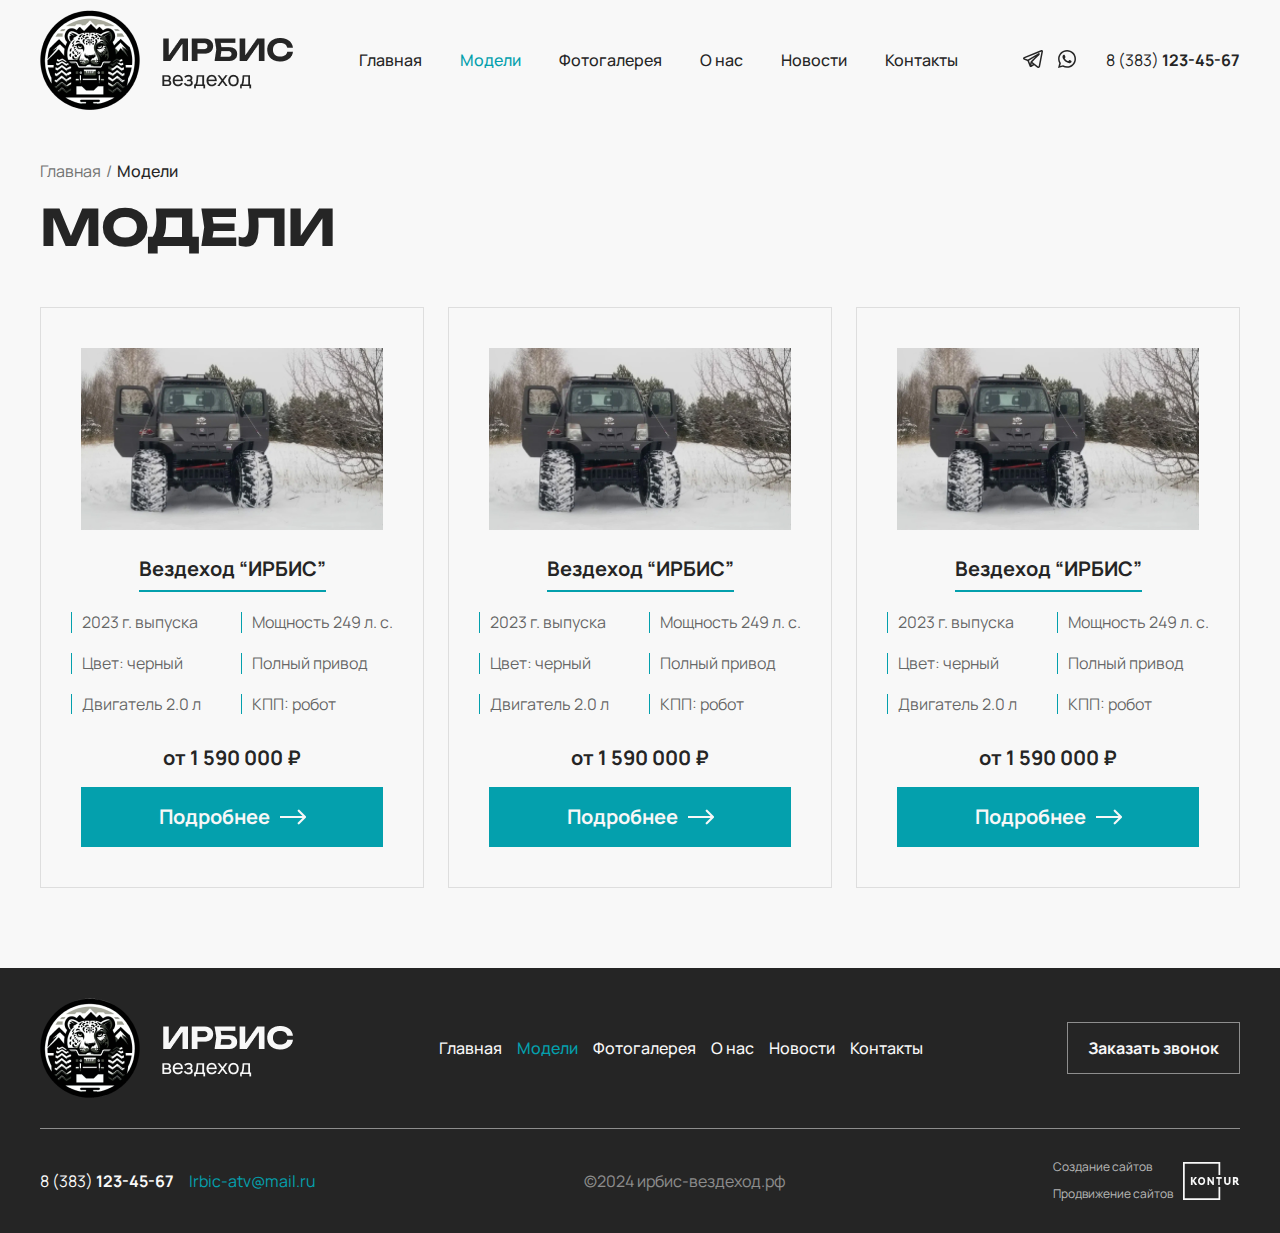
<file: models.html>
<!DOCTYPE html>
<html lang="ru">
<head>
    <meta charset="UTF-8">
    <meta name="viewport" content="width=device-width, initial-scale=1.0">
    <title>ИРБИС ВЕЗДЕХОД</title>
    <link rel="preconnect" href="https://fonts.googleapis.com">
    <link rel="preconnect" href="https://fonts.gstatic.com" crossorigin>
    <link href="https://fonts.googleapis.com/css2?family=Unbounded:wght@200..900&display=swap" rel="stylesheet">
    <link href="https://fonts.googleapis.com/css2?family=Manrope:wght@200..800&family=Unbounded:wght@200..900&display=swap" rel="stylesheet">
    <link rel="stylesheet" href="https://cdn.jsdelivr.net/npm/swiper@11/swiper-bundle.min.css"/>
    <link rel="stylesheet" href="styles/style.css">
</head>
<body>
    <div class="layout">
        <header class="header">
            <div class="container">
                <a href="#" class="logo">
                    <img src="./assets/icons/logo.png" alt="logo">
                </a>
                <nav class="nav-menu">
                    <ul>
                        <li><a href="index.html">Главная</a></li>
                        <li><a href="models.html" class="selected">Модели</a></li>
                        <li><a href="gallery.html">Фотогалерея</a></li>
                        <li><a href="">О нас</a></li>
                        <li><a href="">Новости</a></li>
                        <li><a href="">Контакты</a></li>
                    </ul>
                </nav>
                <div class="contacts">
                    <div class="socials">
                        <a href="https://t.me/irbis_vesdohod"> 
                            <svg width="20" height="18" viewBox="0 0 20 18" fill="none" xmlns="http://www.w3.org/2000/svg">
                                <path fill-rule="evenodd" clip-rule="evenodd" d="M4.3072 10.9023C4.34944 10.9168 4.39288 10.9273 4.43697 10.9337C4.71512 11.6086 4.99171 12.2842 5.26674 12.9604C5.76126 14.1773 6.25971 15.4306 6.36883 15.791C6.50549 16.2344 6.64903 16.5361 6.80633 16.7427C6.88793 16.8479 6.98133 16.9411 7.09144 17.0119C7.1488 17.0489 7.21017 17.0788 7.2743 17.101C7.5889 17.2225 7.87598 17.1719 8.05589 17.1101C8.16147 17.073 8.26193 17.022 8.35477 16.9583L8.35968 16.9563L11.138 15.1725L14.348 17.7054C14.3951 17.7429 14.4463 17.7743 14.5013 17.7996C14.8867 17.9717 15.2603 18.0324 15.6123 17.9838C15.9623 17.9332 16.2405 17.7824 16.4479 17.6113C16.6861 17.4136 16.876 17.1612 17.0024 16.8743L17.0113 16.852L17.0142 16.8439L17.0162 16.8398V16.8378L17.0172 16.8368C17.0343 16.7933 17.0474 16.7482 17.0565 16.7022L19.9862 1.49124C19.9955 1.44255 20.0001 1.39304 20 1.34343C20 0.897986 19.8368 0.473801 19.4544 0.21767C19.126 -0.00201499 18.7612 -0.0121389 18.5302 0.00608388C18.2825 0.0263314 18.0524 0.0890985 17.8981 0.139717C17.8117 0.167917 17.7264 0.199663 17.6424 0.234881L17.6316 0.239942L1.19951 6.87707L1.19754 6.87808C1.14195 6.89914 1.08718 6.92244 1.03336 6.94793C0.903059 7.00826 0.778063 7.08007 0.65977 7.16256C0.436598 7.31948 -0.0775812 7.75075 0.00991778 8.46346C0.0787372 9.03039 0.456261 9.37966 0.687298 9.54771C0.813139 9.63984 0.933081 9.70564 1.02156 9.74917C1.06089 9.76942 1.14544 9.80384 1.18181 9.82004L1.19165 9.82308L4.3072 10.9023ZM18.2068 1.63702H18.2048C18.1963 1.64089 18.1878 1.6446 18.1792 1.64815L1.72745 8.29439C1.71899 8.29791 1.71047 8.30129 1.70189 8.30451L1.69206 8.30755C1.66201 8.31971 1.63249 8.33323 1.60358 8.34805C1.63094 8.36419 1.65917 8.37872 1.68813 8.39158L4.77714 9.46267C4.83234 9.48183 4.88514 9.50766 4.93444 9.53961L15.1364 3.38944L15.1463 3.38438C15.1859 3.35958 15.2266 3.33661 15.2682 3.31554C15.339 3.27808 15.452 3.22341 15.5798 3.18291C15.6683 3.15457 15.9308 3.07459 16.2139 3.16874C16.3641 3.21749 16.498 3.30874 16.6002 3.43208C16.7024 3.55542 16.7689 3.70588 16.792 3.86627C16.8286 4.00674 16.8297 4.15453 16.795 4.29551C16.7262 4.57392 16.5374 4.79056 16.3653 4.95659C16.2179 5.09833 14.3047 6.99754 12.4181 8.87246L9.84913 11.4236L9.39197 11.8792L15.1649 16.4369C15.2429 16.4706 15.3275 16.4845 15.4117 16.4774C15.4541 16.4715 15.494 16.4532 15.5267 16.4248C15.5666 16.3901 15.6008 16.3491 15.628 16.3033L15.63 16.3023L18.4712 1.54894C18.3817 1.57111 18.294 1.60022 18.2087 1.63601L18.2068 1.63702ZM9.88846 14.1844L8.73622 13.2753L8.45701 15.1026L9.88846 14.1844ZM7.67935 11.4712L8.82471 10.3323L11.3936 7.77909L12.3502 6.82949L5.94019 10.6937L5.9746 10.7767C6.37887 11.7602 6.77868 12.7456 7.17402 13.7329L7.45225 11.9106C7.47743 11.7416 7.55748 11.5874 7.67935 11.4712Z" fill="#252525"/>
                                </svg>
                        </a>
                        <a href="https://wa.me/79000000000">
                            <svg width="18" height="18" viewBox="0 0 18 18" fill="none" xmlns="http://www.w3.org/2000/svg">
                                <path d="M15.3768 2.61905C14.5476 1.78558 13.5598 1.12475 12.4712 0.675098C11.3826 0.225444 10.2148 -0.00403209 9.03615 5.36125e-05C4.09747 5.36125e-05 0.0723617 4.00504 0.0723617 8.91903C0.0723617 10.494 0.488441 12.024 1.26633 13.374L0 18L4.74873 16.758C6.06028 17.469 7.53465 17.847 9.03615 17.847C13.9748 17.847 17.9999 13.842 17.9999 8.92803C17.9999 6.54303 17.0683 4.30204 15.3768 2.61905ZM9.03615 16.335C7.69746 16.335 6.38591 15.975 5.23717 15.3L4.96581 15.138L2.14371 15.876L2.89446 13.14L2.71356 12.861C1.96981 11.6793 1.5749 10.3133 1.57386 8.91903C1.57386 4.83304 4.92059 1.50305 9.0271 1.50305C11.017 1.50305 12.8894 2.27705 14.2914 3.68104C14.9856 4.36861 15.5358 5.18643 15.91 6.08712C16.2841 6.9878 16.4749 7.95343 16.4713 8.92803C16.4894 13.014 13.1427 16.335 9.03615 16.335ZM13.1246 10.791C12.8984 10.683 11.7949 10.143 11.5959 10.062C11.3879 9.99002 11.2432 9.95402 11.0894 10.17C10.9356 10.395 10.5105 10.899 10.3839 11.043C10.2573 11.196 10.1216 11.214 9.89544 11.097C9.66931 10.989 8.9457 10.746 8.09545 9.99002C7.42611 9.39603 6.98289 8.66703 6.84721 8.44203C6.72058 8.21703 6.82912 8.10003 6.94671 7.98303C7.04621 7.88403 7.17284 7.72203 7.28138 7.59603C7.38993 7.47003 7.43515 7.37103 7.50751 7.22703C7.57987 7.07403 7.54369 6.94803 7.48942 6.84003C7.43515 6.73203 6.98289 5.63404 6.80199 5.18404C6.62108 4.75204 6.43113 4.80604 6.29546 4.79704H5.86129C5.70752 4.79704 5.47234 4.85104 5.2643 5.07604C5.06531 5.30104 4.48642 5.84104 4.48642 6.93903C4.48642 8.03703 5.29144 9.09903 5.39998 9.24303C5.50852 9.39603 6.98289 11.646 9.2261 12.609C9.75977 12.843 10.1758 12.978 10.5015 13.077C11.0351 13.248 11.5236 13.221 11.9125 13.167C12.3467 13.104 13.2422 12.627 13.4231 12.105C13.613 11.583 13.613 11.142 13.5497 11.043C13.4864 10.944 13.3507 10.899 13.1246 10.791Z" fill="#252525"/>
                                </svg>
                        </a>
                    </div>
                    <a href="tel:+83831234567" class="phone">8 (383) <b>123-45-67</b></a>
                </div>
                <div class="burger">
                    <svg width="21" height="16" viewBox="0 0 21 16" fill="none" xmlns="http://www.w3.org/2000/svg">
                        <path d="M1 1L20 1" stroke="#252525" stroke-width="2" stroke-linecap="round"/>
                        <path d="M1 7.91223L20 7.91223" stroke="#252525" stroke-width="2" stroke-linecap="round"/>
                        <path d="M1 14.8246L20 14.8246" stroke="#252525" stroke-width="2" stroke-linecap="round"/>
                    </svg>
                    <svg width="16" height="16" viewBox="0 0 16 16" fill="none" xmlns="http://www.w3.org/2000/svg">
                        <path d="M1 15L15 1.08497" stroke="#0F0F0F" stroke-width="2" stroke-linecap="round"/>
                        <path d="M1 1L15 14.915" stroke="#0F0F0F" stroke-width="2" stroke-linecap="round"/>
                    </svg>
                </div>
            </div>
        </header>
        <main>
            <div class="models container">
                <ul class="breadcrumbs">
                    <li><a href="index.html">Главная</a></li>
                    <li>/</li>
                    <li class="active"><a href="models.html">Модели</a></li>
                </ul>
                <h2>Модели</h2>

                <div class="models-wrapper">
                    <div class="model-item">
                        <a href="model.html" class="model-img"><img src="./assets/imgs/model-image .jpg" alt="model"></a>
                        <a href="model.html"><h4>Вездеход “ИРБИС”</h4></a>
                        <div class="model-description">
                            <span>2023 г. выпуска</span>
                            <span>Мощность 249 л. с.</span>
                            <span>Цвет: черный</span>
                            <span>Полный привод</span>
                            <span>Двигатель 2.0 л</span>
                            <span>КПП: робот</span>
                        </div>
                        <span class="model-price">от 1 590 000 ₽</span>
                        <a href="model.html" class="btn-link">
                            <button>Подробнее 
                                <img src="./assets/icons/Arrow 3.png" alt="->">
                            </button>
                        </a>
                    </div>
                    <div class="model-item">
                        <a href="#" class="model-img"><img src="./assets/imgs/model-image .jpg" alt="model"></a>
                        <a href="#"><h4>Вездеход “ИРБИС”</h4></a>
                        <div class="model-description">
                            <span>2023 г. выпуска</span>
                            <span>Мощность 249 л. с.</span>
                            <span>Цвет: черный</span>
                            <span>Полный привод</span>
                            <span>Двигатель 2.0 л</span>
                            <span>КПП: робот</span>
                        </div>
                        <span class="model-price">от 1 590 000 ₽</span>
                        <a href="#" class="btn-link">
                            <button>Подробнее 
                                <img src="./assets/icons/Arrow 3.png" alt="->">
                            </button>
                        </a>
                    </div>
                    <div class="model-item">
                        <a href="#" class="model-img"><img src="./assets/imgs/model-image .jpg" alt="model"></a>
                        <a href="#"><h4>Вездеход “ИРБИС”</h4></a>
                        <div class="model-description">
                            <span>2023 г. выпуска</span>
                            <span>Мощность 249 л. с.</span>
                            <span>Цвет: черный</span>
                            <span>Полный привод</span>
                            <span>Двигатель 2.0 л</span>
                            <span>КПП: робот</span>
                        </div>
                        <span class="model-price">от 1 590 000 ₽</span>
                        <a href="#" class="btn-link">
                            <button>Подробнее 
                                <img src="./assets/icons/Arrow 3.png" alt="->">
                            </button>
                        </a>
                    </div>
                   
                </div>
            </div>
            <div class="popup">
                <span class="popup-close">+</span>
                <h3>Заказать звонок</h3>
                <form class="application-form">
                    <input type="text" placeholder="ФИО*">
                    <input type="tel" placeholder="Телефон*">
                    <input type="email" placeholder="Почта*">
                    <textarea placeholder="Комментарий"></textarea>
                    <div class="application-btn">
                        <span>Нажимая на кнопку, Вы соглашаетесь на <a href="#">обработку персональных данных.</a></span>
                        <button>Отправить заявку <img src="./assets/icons/Arrow 3.png" alt="->"></button> 
                    </div>    
                </form>
            </div>
        </main>
        <footer class="footer">
            <div class="container">
               <div class="footer-info">
                   <div class="footer-top">
                        <a href="#" class="logo">
                            <img src="./assets/icons/footer-logo.png" alt="logo">
                        </a>
                        <nav class="nav-menu">
                            <ul>
                                <li><a href="index.html" >Главная</a></li>
                                <li><a href="models.html" class="selected">Модели</a></li>
                                <li><a href="gallery.html">Фотогалерея</a></li>
                                <li><a href="#">О нас</a></li>
                                <li><a href="#">Новости</a></li>
                                <li><a href="">Контакты</a></li>
                            </ul>
                        </nav>
                        <button>Заказать звонок</button>
                   </div>
                   <div class="footer-bottom">
                        <div class="footer-contacts">
                            <a href="tel:+83831234567" class="phone">8 (383) <b>123-45-67</b></a>
                            <a href="mailto:Irbic-atv@mail.ru" class="mail">Irbic-atv@mail.ru</a>
                        </div>
                        <span class="copyright">©2024 ирбис-вездеход.рф</span>
                        <a class="developed" href="https://kontur.ru/">
                            <p>Создание сайтов <span>Продвижение сайтов</span></p>
                            <img src="./assets/icons/Kontur-SVG 1.png" alt="Kontur">
                        </a>
                   </div>
               </div>
            </div>
        </footer>
    </div>

    <script src="https://cdn.jsdelivr.net/npm/swiper@11/swiper-bundle.min.js"></script>
    <script src="script.js"></script>
</body>
</html>
</file>
<file: styles/style.css>
@import url(header-style.css);
@import url(promo-style.css);
@import url(about-style.css);
@import url(application-style.css);
@import url(footer-style.css);
@import url(models-style.css);
@import url(model-style.css);
@import url(gallery-style.css);
/* -------------------------------------------reset-styles------------------------------------------- */
*{
    margin: 0;
    padding: 0;
    border: 0;
    box-sizing: border-box;
}

*, *:before, *:after{
	-moz-box-sizing: border-box;
	-webkit-box-sizing: border-box;
	box-sizing: border-box;
}

:focus, :active{outline: none;}
a:focus, a:active{outline: none;}

nav,footer,header,aside{display: block;}

html, body{
	height: 100%;
	width: 100%;
	-ms-text-size-adjust: 100%;
	-moz-text-size-adjust: 100%;
	-webkit-text-size-adjust: 100%;
}

input, button, textarea{font-family: inherit;}

input::-ms-clear{display:none;}
button{cursor: pointer;}
button::-moz-focus-inner{padding: 0;border: 0;}
a, a:visited{text-decoration: none; color: inherit;}
a:hover{text-decoration: none;}
ul li{list-style-type: none;}

h1,h2, h3, h4, h5, h6{font-style: inherit;}

/* -------------------------------------------main-styles------------------------------------------- */
html{
	scroll-behavior: smooth;
}

body{
	font-family: 'Manrope', sans-serif;
	background-color: #F8F8F8;
	color: rgba(37, 37, 37, 1);
	font-size: 16px;
	line-height: 1.4;
}
body.no-scroll{
	overflow: hidden;
}
.layout{
	display: flex;
	flex-direction: column;
	height: 100vh;

}

header{
	flex-shrink: 0;
}

main{
	flex-grow: 1;
}
h2{
	font-family: 'Unbounded';
	font-size: 50px;
	font-weight: 700;
	line-height: 60px;
	text-transform: uppercase;
	letter-spacing: -0.02em;
	margin-bottom: 50px;
}
h3{
	font-family: 'Unbounded';
	font-size: 40px;
	font-weight: 600;
	line-height: 48px;
	letter-spacing: -0.02em;
	text-align: left;
	text-transform: uppercase;
	margin-bottom: 30px;
}
h4{
	font-family: 'Manrope';
	font-size: 20px;
	font-weight: 700;
	line-height: 28px;
	padding-bottom: 7px;
    border-bottom: 2px solid rgba(4, 160, 173, 1);
    margin-bottom: 10px;
	width: fit-content;
}
p{
	color: rgba(37, 37, 37, 0.7);
}
button{
	background: rgba(4, 160, 173, 1);
	display: flex;
	align-items: center;
	justify-content: center;
	gap: 10px;
	font-size: 20px;
	font-weight: 700;
	line-height: 20px;
	color: rgba(247, 247, 247, 1);
	padding: 20px 30px;
	white-space: nowrap;

}
button:hover{
	background: rgba(4, 160, 173, 0.8);
	transition: all 0.5s ease;
}
footer{
	flex-shrink: 0;
}

.container{
	max-width: 1230px;
	margin: 0 auto;
	padding: 0 15px;
}

.popup{
	max-width: 760px;
	min-width: 290px;
	margin: 0 auto;
	padding: 50px 80px;
	background: rgba(247, 247, 247, 1);
	position: fixed;
	top: -1000%;
	left: 50%;
	transform: translate(-50%, -50%);
	box-shadow: 0 0 10px rgba(0, 0, 0, 0.3);
	z-index: 1000;
	transition: top 0.5s ease;
}
.popup .application-form{
	max-width: 100%;
	flex-direction: column;
}
.popup .application-form input, 
.popup .application-form textarea{
	width: 100%;
	margin-bottom: 30px;
}
.popup .application-btn{
	flex-direction: column;
}
.popup .application-btn button{
	width: 100%;
	margin-bottom: 10px;
}

.popup .application-form input, 
.popup .application-form textarea{
    border-bottom: 1px solid rgba(37, 37, 37, 0.5);
	margin-bottom: 0;
	color: rgba(37, 37, 37, 1);
}

.popup-close{
	position: absolute;
	top: 30px;
	right: 30px;
	cursor: pointer;
	transform: rotate(45deg);
	font-size: 30px;
	opacity: 0.5;
}
.popup h3{
	margin-top: 20px;
	white-space: nowrap;
	text-align: center;
}

.popup .application-btn span{
	max-width: 100%;
}

@media (max-width: 800px) {
	h2{
		font-size: 22px;
		line-height: 29px;
        margin-bottom: 25px;
	}
}

@media (max-width: 700px) {
	body{
		font-size: 12px;
	}
	button{
		font-size: 16px;
		padding: 10px 20px;
	}
	button img{
		width: 20px;
	}
	h3{
		font-size: 22px;
		line-height: 28.6px;
		margin-bottom: 10px;
	}
	h4{
		font-size: 16px;
		line-height: 22px;
	}
	.call-btn{
		font-size: 16px;
	}
}

@media (max-width: 460px) {
	.popup{
		padding: 40px 20px 30px;
	}

	.popup-close{
		top: 10px;
		right: 20px;
	}
	.popup h3{
		white-space: normal;
	}
}
</file>
